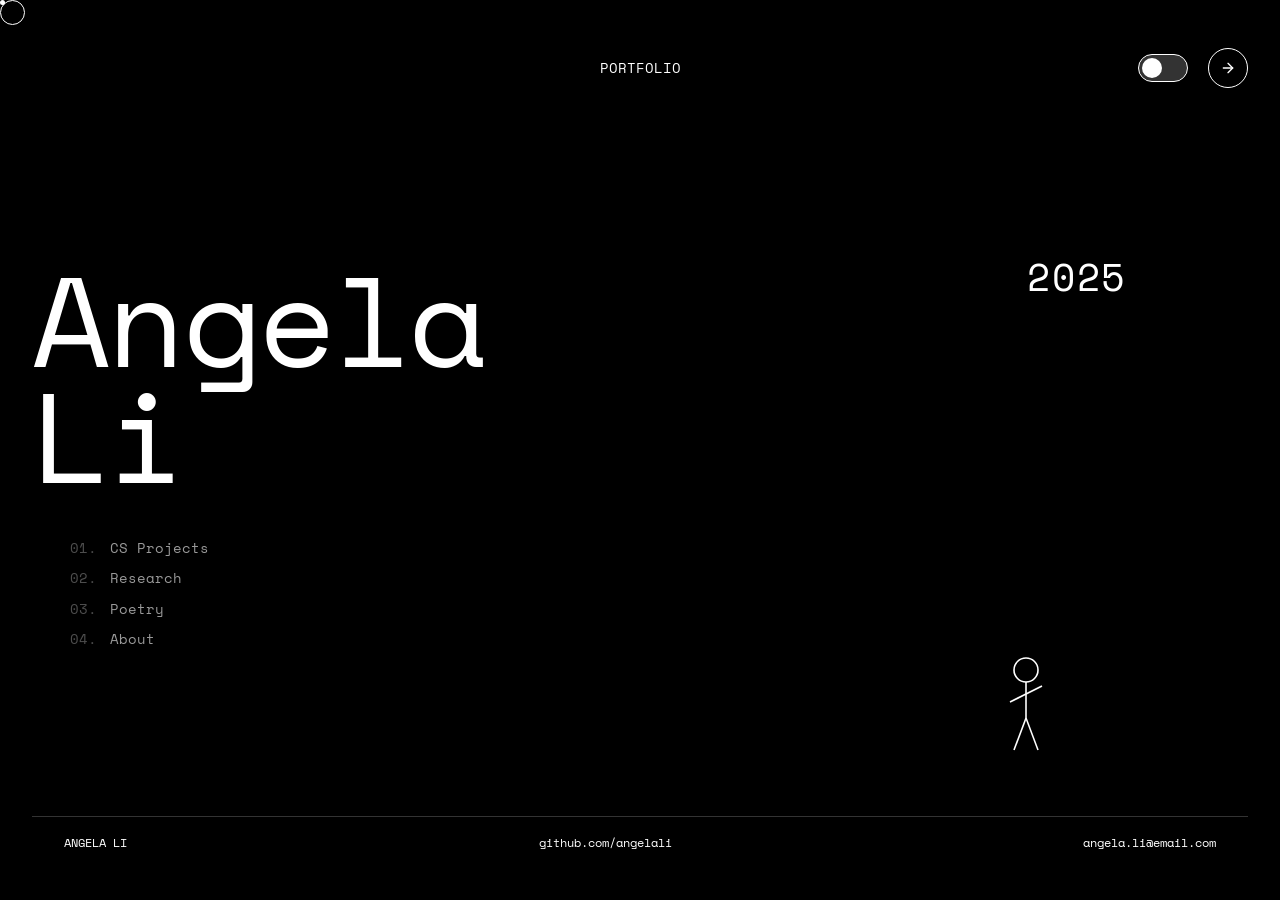
<file: index.html>
<!DOCTYPE html>
<html lang="en">
<head>
    <meta charset="UTF-8">
    <meta name="viewport" content="width=device-width, initial-scale=1.0">
    <title>Angela Li</title>
    <style>
        @import url('https://fonts.googleapis.com/css2?family=Space+Mono:ital,wght@0,400;0,700;1,400&display=swap');
        
        * {
            box-sizing: border-box;
            margin: 0;
            padding: 0;
        }
        
        body {
            font-family: 'Space Mono', monospace;
            line-height: 1.6;
            color: #fff;
            background-color: #000;
            cursor: default;
            min-height: 100vh; 
            overflow-x: hidden;
            transition: background-color 1.5s ease, color 1.5s ease;
            display: flex; 
            flex-direction: column; 
        }
        
        .container {
            max-width: 1400px;
            margin: 0 auto;
            padding: 2rem;
            width: 100%; 
            flex-grow: 1; 
            display: flex;
            flex-direction: column;
        }
        
        header {
            display: flex;
            justify-content: space-between;
            align-items: center;
            padding: 1rem 0;
        }
        
        .header-left { 
            font-size: 14px;
            text-transform: uppercase;
            letter-spacing: 0.05em;
            min-width: 150px; 
        }
        
        .header-center {
            position: absolute;
            left: 50%;
            transform: translateX(-50%);
            font-size: 14px;
            text-transform: uppercase;
        }
        
        .header-right {
            display: flex;
            align-items: center;
        }

        .theme-switch-wrapper {
            display: flex;
            align-items: center;
            margin-right: 20px; 
        }
        .theme-switch {
            position: relative;
            display: inline-block;
            width: 50px; 
            height: 28px; 
        }
        .theme-switch input {
            opacity: 0;
            width: 0;
            height: 0;
        }
        .slider {
            position: absolute;
            cursor: pointer;
            top: 0;
            left: 0;
            right: 0;
            bottom: 0;
            background-color: #333; 
            border: 1px solid #fff; 
            transition: .4s;
        }
        .slider:before {
            position: absolute;
            content: "";
            height: 20px; 
            width: 20px; 
            left: 3px; 
            bottom: 3px; 
            background-color: white; 
            transition: .4s;
        }
        
        input:checked + .slider { 
            background-color: #ddd; 
            border-color: #000; 
        }
        input:checked + .slider:before {
            transform: translateX(22px);
            background-color: #333; 
        }
        .slider.round {
            border-radius: 28px; 
        }
        .slider.round:before {
            border-radius: 50%;
        }

        body.light-theme .theme-switch-wrapper input:not(:checked) + .slider {
            background-color: #333; 
            border-color: #fff;
        }
         body.light-theme .theme-switch-wrapper input:not(:checked) + .slider:before {
            background-color: white;
            transform: translateX(0px); 
        }
        body:not(.light-theme) .theme-switch-wrapper input:checked + .slider {
            background-color: #ddd; 
            border-color: #000;
        }
        body:not(.light-theme) .theme-switch-wrapper input:checked + .slider:before {
            background-color: #333;
            transform: translateX(22px); 
        }


        .arrow-icon {
            width: 40px;
            height: 40px;
            border: 1px solid #fff;
            border-radius: 50%;
            display: flex;
            align-items: center;
            justify-content: center;
            transition: all 0.3s ease, border-color 1.5s ease;
        }
        
        .arrow-icon:hover {
            background-color: #fff;
            color: #000;
            transform: rotate(45deg);
        }
        
        main {
            flex: 1; 
            display: flex; 
            flex-direction: column; 
            position: relative; 
        }
        
        .main-content {
            position: relative;
            width: 100%;
            flex-grow: 1; 
            display: flex;
            flex-direction: column;
            justify-content: center; 
        }
        
        .name-display {
            font-size: 10vw;
            line-height: 0.9;
            font-weight: normal;
            letter-spacing: -0.02em;
        }
        
        .year { 
            position: absolute;
            top: 20%;
            right: 10%;
            font-size: 3vw;
            font-weight: normal;
            letter-spacing: 0.05em;
            transform: rotate(10deg);
            opacity: 0.8;
        }
        
        .categories {
            margin-top: 5vh;
            margin-left: 3vw;
            display: flex;
            flex-direction: column;
        }
        
        .category-item {
            display: flex;
            margin-bottom: 0.5rem;
            font-size: 14px;
            color: #999;
            transition: color 1.5s ease;
        }
        
        .category-number {
            width: 40px;
            opacity: 0.5;
        }

        #light-setup { 
            position: absolute; 
            bottom: 0; 
            right: 10%; 
            width: 200px; 
            height: 400px; 
            pointer-events: none; 
            z-index: 2; 
        }

        #ceiling {
            position: absolute; 
            top: 50px; 
            left: 50%; 
            transform: translateX(-50%);
            width: 0; 
            height: 5px;
            background-color: #fff;
            z-index: 3;
            transition: width 1.5s ease, background-color 1.5s ease, top 0.3s ease;
        }
        
        #light-fixture { 
            position: absolute;
            top: 55px; 
            left: 50%; 
            transform: translateX(-50%); 
            opacity: 0;
            transition: all 0.5s ease; 
            z-index: 4; 
            width: 40px; 
            height: 40px; 
        }
        
        .light-glow {
            filter: drop-shadow(0 0 20px rgba(255, 255, 100, 0.9));
        }
        .light-glow .bulb-shape { 
            fill: rgba(255, 255, 100, 0.7);
            stroke: #FFFF64 !important; 
        }
        
        body.light-theme #ceiling {
            background-color: #000;
        }
        body.light-theme #light-fixture line,
        body.light-theme #light-fixture path,
        body.light-theme #light-fixture ellipse:not(.bulb-shape.light-glow *) { 
            stroke: #000;
        }
        body.light-theme #light-fixture .bulb-shape:not(.light-glow .bulb-shape) {
             stroke: #000;
             fill: none; 
        }

        
        #animation-container { 
            position: absolute;
            bottom: 0;
            right: 10%;
            width: 200px;
            height: 400px;
            z-index: 10; 
        }
        
        #stick-figure {
            position: absolute;
            bottom: 50px; 
            left: 60px;   
            width: 80px; 
            height: 120px; 
            z-index: 15; 
            transition: transform 0.5s ease-out; 
        }
        
        #ladder {
            position: absolute;
            bottom: 50px; 
            left: 100px;  
            width: 60px; 
            height: 300px; 
            opacity: 0;
            transition: opacity 0.5s ease, height 0.3s ease;
            z-index: 5; 
        }
        
        footer {
            padding: 1rem 0;
            border-top: 1px solid #333;
            font-size: 12px;
            display: flex;
            justify-content: space-between;
            transition: border-color 1.5s ease;
            width: 100%; 
            max-width: 1400px; 
            margin: 0 auto; 
            padding-left: 2rem; 
            padding-right: 2rem; 
        }
        
        .footer-name {
            text-transform: uppercase;
        }
        
        .footer-website {
            text-align: center;
        }
        
        .footer-email {
            text-align: right;
        }
        
        .cursor-dot {
            width: 5px;
            height: 5px;
            background-color: #fff;
            position: fixed;
            pointer-events: none;
            border-radius: 50%;
            z-index: 999;
            transition: transform 0.1s, background-color 1.5s ease;
        }
        
        .cursor-circle {
            width: 25px;
            height: 25px;
            border: 1px solid #fff;
            position: fixed;
            pointer-events: none;
            border-radius: 50%;
            z-index: 999;
            transition: transform 0.15s ease-out, border-color 1.5s ease, background-color 0.2s ease;
        }
        
        @media (min-width: 1024px) {
            .cursor-dot, .cursor-circle {
                display: block;
            }
            body {
                cursor: none;
            }
            a, .arrow-icon {
                cursor: none;
            }
        }
        
        a {
            color: inherit;
            text-decoration: none;
        }
        
        .hidden {
            opacity: 0;
            transform: translateY(20px);
        }
        
        .fade-in {
            animation: fadeInUp 0.8s ease forwards;
        }
        
        body.light-theme {
            background-color: #fff;
            color: #000;
        }
        
        body.light-theme .arrow-icon {
            border-color: #000;
        }
        
        body.light-theme .arrow-icon:hover {
            background-color: #000;
            color: #fff;
        }
        
        body.light-theme .category-item {
            color: #666;
        }
        
        body.light-theme footer {
            border-top-color: #eee;
        }
        
        body.light-theme .cursor-dot {
            background-color: #000;
        }
        
        body.light-theme .cursor-circle {
            border-color: #000;
        }
        
        @keyframes fadeInUp {
            from {
                opacity: 0;
                transform: translateY(20px);
            }
            to {
                opacity: 1;
                transform: translateY(0);
            }
        }
        
        @media (max-width: 768px) {
            .header-center {
                display: none;
            }
            .theme-switch-wrapper {
                margin-right: 10px;
            }
            .categories {
                margin-top: 3vh;
            }
            #animation-container, #light-setup { 
                width: 150px;
                height: 300px; 
                right: 5%;
            }
            #stick-figure {
                width: 60px;
                height: 90px;
                left: 45px; 
                bottom: 30px;
            }
            #ladder {
                width: 40px;
                left: 75px; 
                height: 220px; 
                bottom: 30px;
            }
            .name-display {
                font-size: 15vw;
            }
            .year {
                font-size: 5vw;
                top: 15%; 
            }
        }
    </style>
</head>
<body>
    <div class="cursor-dot" id="cursor-dot"></div>
    <div class="cursor-circle" id="cursor-circle"></div>

    <div class="container">
        <header>
            <div class="header-left"></div> 
            <div class="header-center">Portfolio</div>
            <div class="header-right">
                <div class="theme-switch-wrapper">
                    <label class="theme-switch" for="theme-checkbox">
                        <input type="checkbox" id="theme-checkbox" />
                        <div class="slider round"></div>
                    </label>
                </div>
                <a href="#projects" class="arrow-icon">
                    <svg width="16" height="16" viewBox="0 0 24 24" fill="none" stroke="currentColor" stroke-width="2" stroke-linecap="round" stroke-linejoin="round">
                        <line x1="5" y1="12" x2="19" y2="12"></line>
                        <polyline points="12 5 19 12 12 19"></polyline>
                    </svg>
                </a>
            </div>
        </header>

        <main>
            <div class="main-content">
                <h1 class="name-display hidden">Angela<br>Li</h1>
                <div class="year hidden">2025</div>
                
                <div class="categories hidden">
                    <div class="category-item">
                        <div class="category-number">01.</div>
                        <div class="category-name">CS Projects</div>
                    </div>
                    <div class="category-item">
                        <div class="category-number">02.</div>
                        <div class="category-name">Research</div>
                    </div>
                    <div class="category-item">
                        <div class="category-number">03.</div>
                        <div class="category-name">Poetry</div>
                    </div>
                    <div class="category-item">
                        <div class="category-number">04.</div>
                        <div class="category-name">About</div>
                    </div>
                </div>
                
                <div id="light-setup">
                    <div id="ceiling"></div>
                    <svg id="light-fixture" viewBox="0 0 40 40" width="40" height="40" xmlns="http://www.w3.org/2000/svg">
                        <line x1="20" y1="0" x2="20" y2="15" stroke="white" stroke-width="1.5" />
                        <path d="M12,15 C12,10 28,10 28,15 L28,25 C28,30 12,30 12,25 Z" stroke="white" stroke-width="1.5" fill="none" />
                        <ellipse cx="20" cy="20" rx="7" ry="10" stroke="white" stroke-width="1.5" fill="none" class="bulb-shape" />
                    </svg>
                </div>
                
                <div id="animation-container">
                    <svg id="ladder" viewBox="0 0 60 300" xmlns="http://www.w3.org/2000/svg" preserveAspectRatio="xMidYMax meet">
                        <line x1="10" y1="10" x2="10" y2="290" stroke="white" stroke-width="2" />
                        <line x1="50" y1="10" x2="50" y2="290" stroke="white" stroke-width="2" />
                        <line x1="10" y1="40" x2="50" y2="40" stroke="white" stroke-width="2" />
                        <line x1="10" y1="70" x2="50" y2="70" stroke="white" stroke-width="2" />
                        <line x1="10" y1="100" x2="50" y2="100" stroke="white" stroke-width="2" />
                        <line x1="10" y1="130" x2="50" y2="130" stroke="white" stroke-width="2" />
                        <line x1="10" y1="160" x2="50" y2="160" stroke="white" stroke-width="2" />
                        <line x1="10" y1="190" x2="50" y2="190" stroke="white" stroke-width="2" />
                        <line x1="10" y1="220" x2="50" y2="220" stroke="white" stroke-width="2" />
                        <line x1="10" y1="250" x2="50" y2="250" stroke="white" stroke-width="2" />
                    </svg>
                    
                    <svg id="stick-figure" viewBox="0 0 100 150" xmlns="http://www.w3.org/2000/svg">
                        <circle cx="50" cy="30" r="15" stroke="white" stroke-width="2" fill="none" class="head" />
                        <line x1="50" y1="45" x2="50" y2="90" stroke="white" stroke-width="2" class="body-line" />
                        <line x1="50" y1="60" x2="30" y2="70" stroke="white" stroke-width="2" class="left-arm" />
                        <line x1="50" y1="60" x2="70" y2="50" stroke="white" stroke-width="2" class="right-arm" />
                        <line x1="50" y1="90" x2="35" y2="130" stroke="white" stroke-width="2" class="left-leg" />
                        <line x1="50" y1="90" x2="65" y2="130" stroke="white" stroke-width="2" class="right-leg" />
                    </svg>
                </div>
            </div>
        </main>

        <footer>
            <div class="footer-name">Angela Li</div>
            <div class="footer-website">github.com/angelali</div>
            <div class="footer-email">angela.li@email.com</div>
        </footer>
    </div>

    <script>
        // Global parameters for animation
        let climbTopY_global = 0; 
        let stickFigureTranslateXOnLadder_global = 0; 
        let dynamicClimbingSteps = [];

        // DOM Elements
        let stickFigure, ladder, lightFixture, ceiling, rightArm, leftArm, leftLeg, rightLeg, animationContainer, lightSetup, yearElement, themeCheckbox;
        
        // Animation State
        let isLightTheme = false; // Initial theme is dark
        let animationInProgress = false;
        let initialAnimationComplete = false;
        let currentClimbShouldTurnLightOn = true; 
        let currentClimbStep = 0;


        function cacheElements() {
            stickFigure = document.getElementById('stick-figure');
            ladder = document.getElementById('ladder');
            lightFixture = document.getElementById('light-fixture');
            ceiling = document.getElementById('ceiling');
            animationContainer = document.getElementById('animation-container');
            lightSetup = document.getElementById('light-setup'); 
            yearElement = document.querySelector('.year'); 
            themeCheckbox = document.getElementById('theme-checkbox');
            if (stickFigure) {
                rightArm = stickFigure.querySelector('.right-arm');
                leftArm = stickFigure.querySelector('.left-arm');
                leftLeg = stickFigure.querySelector('.left-leg');
                rightLeg = stickFigure.querySelector('.right-leg');
            }
        }

        function getElementHeight(element, numericFallbackValue) {
            if (!element) {
                return numericFallbackValue || 0;
            }
            let height = element.getBoundingClientRect().height;
            if (height && !isNaN(height) && height > 0) { 
                return height;
            }
            height = element.offsetHeight;
            if (height && !isNaN(height) && height > 0) {
                return height;
            }
            height = parseFloat(getComputedStyle(element).height);
            if (height && !isNaN(height) && height > 0) {
                return height;
            }
            return numericFallbackValue || 0;
        }


        function updateAnimationParameters() {
            if (!animationContainer || !stickFigure || !ladder || !lightFixture || !ceiling || !lightSetup || !yearElement) {
                cacheElements();
                 if (!animationContainer || !stickFigure || !ladder || !lightFixture || !ceiling || !lightSetup || !yearElement) {
                    console.error("[AnimationDebug] updateAnimationParameters: Critical elements STILL null after re-cache. Aborting update.");
                    return; 
                 }
            }

            const animContainerHeight = getElementHeight(animationContainer, 400); 
            const animContainerRect = animationContainer.getBoundingClientRect(); 

            const yearRect = yearElement.getBoundingClientRect();
            const yearElementHeight = getElementHeight(yearElement, 30); 
            const yearBottom_viewport = yearRect.bottom; 

            const targetCeilingTop_viewport = yearBottom_viewport + (yearElementHeight * 0.08);

            const lightSetupViewportTop = animContainerRect.top; 
            let finalCeilingTop_relativeToLightSetup = targetCeilingTop_viewport - lightSetupViewportTop;
            
            const minCeilingTopRel = animContainerHeight * 0.05; 
            const maxCeilingTopRel = animContainerHeight * 0.50; 
            if (finalCeilingTop_relativeToLightSetup < minCeilingTopRel || isNaN(finalCeilingTop_relativeToLightSetup)) {
                finalCeilingTop_relativeToLightSetup = minCeilingTopRel;
            } else if (finalCeilingTop_relativeToLightSetup > maxCeilingTopRel) {
                finalCeilingTop_relativeToLightSetup = maxCeilingTopRel;
            }
            ceiling.style.top = finalCeilingTop_relativeToLightSetup + 'px';

            const lightFixtureElementHeight = getElementHeight(lightFixture, 40); 
            let finalLightFixtureTopCssValue = finalCeilingTop_relativeToLightSetup + 5; 
            lightFixture.style.top = finalLightFixtureTopCssValue + 'px';
            
            const ladderCssBottom = parseFloat(getComputedStyle(ladder).bottom); 
            const lightFixtureBottom_relativeToLightSetup = finalLightFixtureTopCssValue + lightFixtureElementHeight;
            const gapBelowLightFixture = animContainerHeight * 0.05; 
            
            let ladderTopTarget_relativeToLightSetup = lightFixtureBottom_relativeToLightSetup + gapBelowLightFixture;
            
            let newLadderHeightCalculated = (animContainerHeight - ladderCssBottom) - ladderTopTarget_relativeToLightSetup;
            newLadderHeightCalculated = Math.max(animContainerHeight * 0.2, newLadderHeightCalculated); 
            ladder.style.height = newLadderHeightCalculated + 'px';

            const lightSetupRect = lightSetup.getBoundingClientRect(); 
            const ceilingStartGlobalX = lightSetupRect.left + (lightSetup.offsetWidth / 2); 
            const viewportWidth = document.documentElement.clientWidth;
            ceiling.dataset.targetWidth = Math.max(0, viewportWidth - ceilingStartGlobalX) + 'px';

            if (ladder.offsetLeft !== undefined && stickFigure.offsetLeft !== undefined && ladder.offsetWidth !== undefined && stickFigure.offsetWidth !== undefined) {
                 stickFigureTranslateXOnLadder_global = (ladder.offsetLeft + ladder.offsetWidth / 2) - (stickFigure.offsetLeft + stickFigure.offsetWidth / 2);
            } else {
                const defaultLadderLeft = parseFloat(getComputedStyle(ladder).left) || 100;
                const defaultLadderWidth = parseFloat(getComputedStyle(ladder).width) || 60;
                const defaultStickFigureLeft = parseFloat(getComputedStyle(stickFigure).left) || 60;
                const defaultStickFigureWidth = parseFloat(getComputedStyle(stickFigure).width) || 80;
                stickFigureTranslateXOnLadder_global = (defaultLadderLeft + defaultLadderWidth / 2) - (defaultStickFigureLeft + defaultStickFigureWidth / 2);
            }
            
            const sfCssBottom = parseFloat(getComputedStyle(stickFigure).bottom); 
            const sfHeight = getElementHeight(stickFigure, 120); 
            
            if (sfHeight === 0 || isNaN(sfHeight) || lightFixtureElementHeight === 0 || isNaN(lightFixtureElementHeight)) {
                climbTopY_global = 0; 
            } else {
                const sfHandsOffsetYFactor = 60 / 150; 
                const sfHandsOffsetFromSFTop_px = sfHeight * sfHandsOffsetYFactor;

                const sfInitialTopEdge_from_AC_Top = animContainerHeight - sfCssBottom - sfHeight;
                const sfInitialHands_from_AC_Top = sfInitialTopEdge_from_AC_Top + sfHandsOffsetFromSFTop_px;
                
                const lfTargetBottom_from_AC_Top = finalLightFixtureTopCssValue + lightFixtureElementHeight;

                climbTopY_global = sfInitialHands_from_AC_Top - lfTargetBottom_from_AC_Top;
                climbTopY_global = Math.max(0, climbTopY_global); 
            }

            // Define arm positions for climbing (relative to shoulder joint at 50,60)
            // Arm positions: [x2_left, y2_left, x2_right, y2_right]
            const armPos1 = [25, 45, 75, 70]; // Left arm up, right arm holding
            const armPos2 = [25, 70, 75, 45]; // Left arm holding, right arm up

            dynamicClimbingSteps = [];
            const numSteps = 8; // Number of intermediate steps for the climb
            for (let i = 0; i <= numSteps; i++) {
                const progress = i / numSteps;
                const currentY = climbTopY_global * progress;
                let legLX = 0, legRX = 0;
                let armSet = armPos1; // Default arm position

                if (climbTopY_global > 10) { // Only animate limbs if actually climbing
                    if (i % 2 !== 0) { // Odd steps
                        legLX = -5;
                        legRX = 5;
                        armSet = armPos2; // Alternate arm position
                    } else { // Even steps (and first/last step)
                        legLX = 0;
                        legRX = 0;
                        armSet = armPos1;
                    }
                }
                
                dynamicClimbingSteps.push({
                    y: currentY,
                    lL: legLX,
                    rL: legRX,
                    lAX: armSet[0], // Left Arm X2
                    lAY: armSet[1], // Left Arm Y2
                    rAX: armSet[2], // Right Arm X2
                    rAY: armSet[3]  // Right Arm Y2
                });
            }


            if (dynamicClimbingSteps.length > 0) {
                 // Ensure first step is default standing pose (arms might be slightly different than full rest)
                dynamicClimbingSteps[0] = { y: 0, lL: 0, rL: 0, lAX: 30, lAY: 70, rAX: 70, rAY: 50 };
            } else { 
                dynamicClimbingSteps.push({ y: 0, lL: 0, rL: 0, lAX: 30, lAY: 70, rAX: 70, rAY: 50 });
            }
            
            if (climbTopY_global < 5 || isNaN(climbTopY_global)) { 
                dynamicClimbingSteps = [{ y: 0, lL: 0, rL: 0, lAX: 30, lAY: 70, rAX: 70, rAY: 50 }];
            }
        }

        function setupThemeToggle() {
            if (!themeCheckbox) {
                return;
            }
            themeCheckbox.checked = isLightTheme; 

            themeCheckbox.addEventListener('change', () => {
                if (animationInProgress || !initialAnimationComplete) {
                    themeCheckbox.checked = isLightTheme; 
                    return;
                }
                animateThemeChange(themeCheckbox.checked); 
            });
        }

        function animateThemeChange(turnLightOn) { 
            if (animationInProgress) return;
            animationInProgress = true;
            currentClimbShouldTurnLightOn = turnLightOn;
            currentClimbStep = 0; 
            wave(); 
        }
        
        function applyThemeChange(turnLightOnState) { 
            isLightTheme = turnLightOnState; 
            
            if (isLightTheme) {
                document.body.classList.add('light-theme');
            } else {
                document.body.classList.remove('light-theme');
            }
            if(themeCheckbox) themeCheckbox.checked = isLightTheme; 

            const newStrokeColor = isLightTheme ? 'black' : 'white';

            document.querySelectorAll('#stick-figure line, #stick-figure circle, #ladder line').forEach(el => {
                el.setAttribute('stroke', newStrokeColor);
            });

            document.querySelectorAll('#light-fixture line, #light-fixture path, #light-fixture ellipse').forEach(el => {
                if (el.classList.contains('bulb-shape')) {
                    if (lightFixture.classList.contains('light-glow')) { 
                        el.setAttribute('stroke', '#FFFF64'); 
                    } else { 
                        el.setAttribute('stroke', newStrokeColor); 
                        el.style.fill = 'none'; 
                    }
                } else { 
                    el.setAttribute('stroke', newStrokeColor);
                }
            });
        }


        window.onload = () => {
            cacheElements(); 
            setupThemeToggle(); 

            const elementsToFadeIn = document.querySelectorAll('.hidden');
            setTimeout(() => { 
                elementsToFadeIn.forEach((el, index) => {
                    setTimeout(() => {
                        el.classList.add('fade-in');
                    }, index * 200);
                });
            }, 300); 
            
            setTimeout(() => {
                requestAnimationFrame(() => { 
                    updateAnimationParameters(); 
                    window.addEventListener('resize', () => {
                        requestAnimationFrame(updateAnimationParameters); 
                    });

                    setTimeout(() => { 
                        if (stickFigure && ladder && lightFixture && ceiling) { 
                            currentClimbShouldTurnLightOn = true; 
                            animationInProgress = true;
                            wave(); 
                        } else {
                            console.error("[AnimationDebug] Crucial elements missing before starting initial animation.");
                        }
                    }, 1200); 
                });
            }, 500); 
        };
        
        const cursorDot = document.getElementById('cursor-dot');
        const cursorCircle = document.getElementById('cursor-circle');
        if (window.matchMedia("(min-width: 1024px)").matches) {
            window.addEventListener('mousemove', e => {
                cursorDot.style.transform = `translate(${e.clientX}px, ${e.clientY}px)`;
                cursorCircle.style.transform = `translate(${e.clientX - 12}px, ${e.clientY - 12}px)`;
            });
            document.querySelectorAll('a, .arrow-icon').forEach(el => {
                el.addEventListener('mouseenter', (event) => {
                    cursorCircle.style.transform = `translate(${event.clientX - 12}px, ${event.clientY - 12}px) scale(1.5)`;
                    cursorCircle.style.backgroundColor = 'rgba(255,255,255,0.2)';
                });
                el.addEventListener('mouseleave', (event) => {
                    cursorCircle.style.transform = `translate(${event.clientX - 12}px, ${event.clientY - 12}px) scale(1)`;
                    cursorCircle.style.backgroundColor = 'transparent';
                });
            });
        } else {
            if(cursorDot) cursorDot.style.display = 'none';
            if(cursorCircle) cursorCircle.style.display = 'none';
        }
        
        function animateLimbs(step) {
            if (!step) { return; }
            leftLeg.setAttribute('x2', String(35 + step.lL));
            rightLeg.setAttribute('x2', String(65 + step.rL));
            leftArm.setAttribute('x2', String(step.lAX)); 
            leftArm.setAttribute('y2', String(step.lAY));
            rightArm.setAttribute('x2', String(step.rAX));
            rightArm.setAttribute('y2', String(step.rAY));
        }
        
        function wave() {
            const originalX2 = 70; 
            const originalY2 = 50; 
            let waveTime = 0;
            const waveDuration = 2000; 
            const intervalTime = 50;  
            
            const waveInterval = setInterval(() => {
                waveTime += intervalTime;
                const waveY = originalY2 - 15 * Math.sin((waveTime / waveDuration) * Math.PI * 4); 
                rightArm.setAttribute('x2', String(originalX2));
                rightArm.setAttribute('y2', String(waveY));
                
                if (waveTime >= waveDuration) {
                    clearInterval(waveInterval);
                    rightArm.setAttribute('x2', String(originalX2)); 
                    rightArm.setAttribute('y2', String(originalY2));
                    moveToLadderAndPrepareClimb(); 
                }
            }, intervalTime);
        }

        function moveToLadderAndPrepareClimb() {
            stickFigure.style.transform = `translateX(${stickFigureTranslateXOnLadder_global || 0}px)`;
            setTimeout(() => { 
                ladder.style.opacity = '1';
                ceiling.style.width = ceiling.dataset.targetWidth || '80px'; 
                setTimeout(() => { 
                    lightFixture.style.opacity = '1';
                    setTimeout(climbLadder, 500); 
                }, 700); 
            }, 500); 
        }
        
        function climbLadder() {
            if (!dynamicClimbingSteps || dynamicClimbingSteps.length === 0) {
                interactWithLightBulbAtTop(currentClimbShouldTurnLightOn); 
                return;
            }
            if (dynamicClimbingSteps.length === 1 && dynamicClimbingSteps[0].y === 0 && currentClimbStep === 0) {
                 interactWithLightBulbAtTop(currentClimbShouldTurnLightOn);
                 return;
            }

            if (currentClimbStep >= dynamicClimbingSteps.length) {
                interactWithLightBulbAtTop(currentClimbShouldTurnLightOn); 
                return;
            }
            
            const step = dynamicClimbingSteps[currentClimbStep];
            if (!step || step.y === undefined || isNaN(step.y)) { 
                 console.error(`[AnimationDebug] Climbing: Step ${currentClimbStep} is invalid or y is NaN:`, step);
                 currentClimbStep++; 
                 setTimeout(climbLadder, 400); 
                 return;
            }
            stickFigure.style.transform = `translateX(${stickFigureTranslateXOnLadder_global || 0}px) translateY(-${step.y}px)`;
            animateLimbs(step); 
            
            currentClimbStep++;
            setTimeout(climbLadder, 400); 
        }
        
        function interactWithLightBulbAtTop(turnLightOn) { 
            const leftArmReachX = 25; 
            const leftArmReachY = 35; 
            leftArm.setAttribute('x2', String(leftArmReachX)); 
            leftArm.setAttribute('y2', String(leftArmReachY)); 
            
            rightArm.setAttribute('x2', '70'); 
            rightArm.setAttribute('y2', '70'); 

            stickFigure.style.transform = `translateX(${stickFigureTranslateXOnLadder_global || 0}px) translateY(-${climbTopY_global || 0}px)`;

            let rotations = 0;
            const screwDuration = 1500; 
            const intervalTime = 100;
            const screwRadius = 5; 

            const screwInterval = setInterval(() => {
                const currentScrewAngleRad = (rotations * 30) * (Math.PI / 180); 
                const handOffsetX = screwRadius * Math.cos(currentScrewAngleRad);
                const handOffsetY = screwRadius * Math.sin(currentScrewAngleRad);

                leftArm.setAttribute('x2', String(leftArmReachX + handOffsetX));
                leftArm.setAttribute('y2', String(leftArmReachY + handOffsetY));
                
                rotations++;
                
                if ((rotations * intervalTime) >= screwDuration) {
                    clearInterval(screwInterval);
                    leftArm.setAttribute('x2', String(leftArmReachX)); 
                    leftArm.setAttribute('y2', String(leftArmReachY)); 
                    
                    if (turnLightOn) {
                        lightFixture.classList.add('light-glow');
                    } else {
                        lightFixture.classList.remove('light-glow');
                    }
                    
                    setTimeout(() => { 
                        applyThemeChange(turnLightOn); 
                        setTimeout(prepareClimbDown, 1000); 
                    }, 500);
                }
            }, intervalTime);
        }

        function prepareClimbDown() {
             if (!dynamicClimbingSteps || dynamicClimbingSteps.length === 0) {
                resetToNormalPose(); return; 
            }
            animateLimbs(dynamicClimbingSteps[dynamicClimbingSteps.length-1]); 
            currentClimbStep = dynamicClimbingSteps.length - 2; 
            climbDown();
        }
        
        function climbDown() {
            if (!dynamicClimbingSteps || currentClimbStep < 0 || dynamicClimbingSteps.length === 0) {
                resetToNormalPose(); 
                return;
            }
            
            const step = dynamicClimbingSteps[currentClimbStep];
             if (!step || step.y === undefined || isNaN(step.y)) { 
                 resetToNormalPose(); 
                 return;
            }
            stickFigure.style.transform = `translateX(${stickFigureTranslateXOnLadder_global || 0}px) translateY(-${step.y}px)`;
            animateLimbs(step);
            
            currentClimbStep--;
            setTimeout(climbDown, 400);
        }
        
        function resetToNormalPose() {
            stickFigure.style.transform = 'translateX(0px) translateY(0px)';
            leftLeg.setAttribute('x2', '35');
            rightLeg.setAttribute('x2', '65');
            leftArm.setAttribute('x2', '30'); 
            leftArm.setAttribute('y2', '70');
            rightArm.setAttribute('x2', '70'); 
            rightArm.setAttribute('y2', '50'); 
            
            setTimeout(() => { 
                ladder.style.opacity = '0';
                animationInProgress = false; 
                if (!initialAnimationComplete) {
                    initialAnimationComplete = true;
                }
            }, 1000);
        }
    </script>
</body>
</html>
</file>
